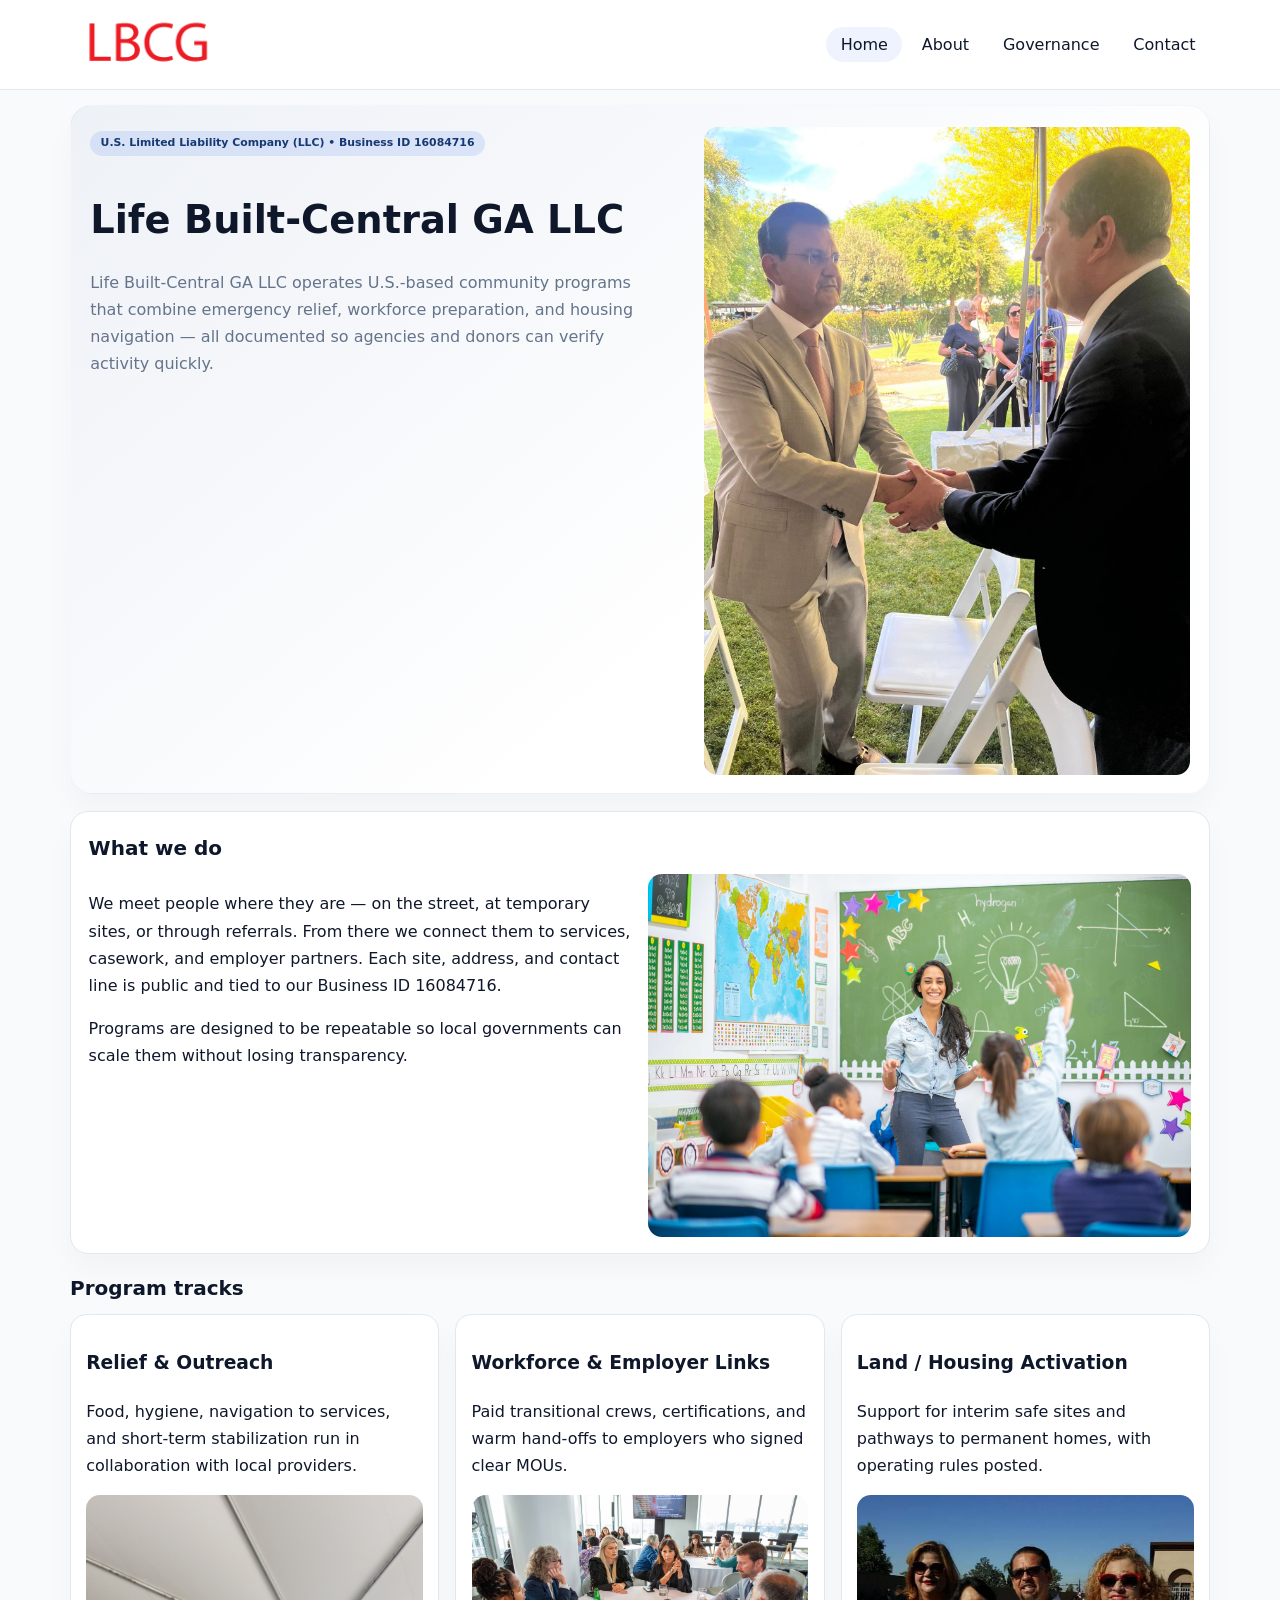
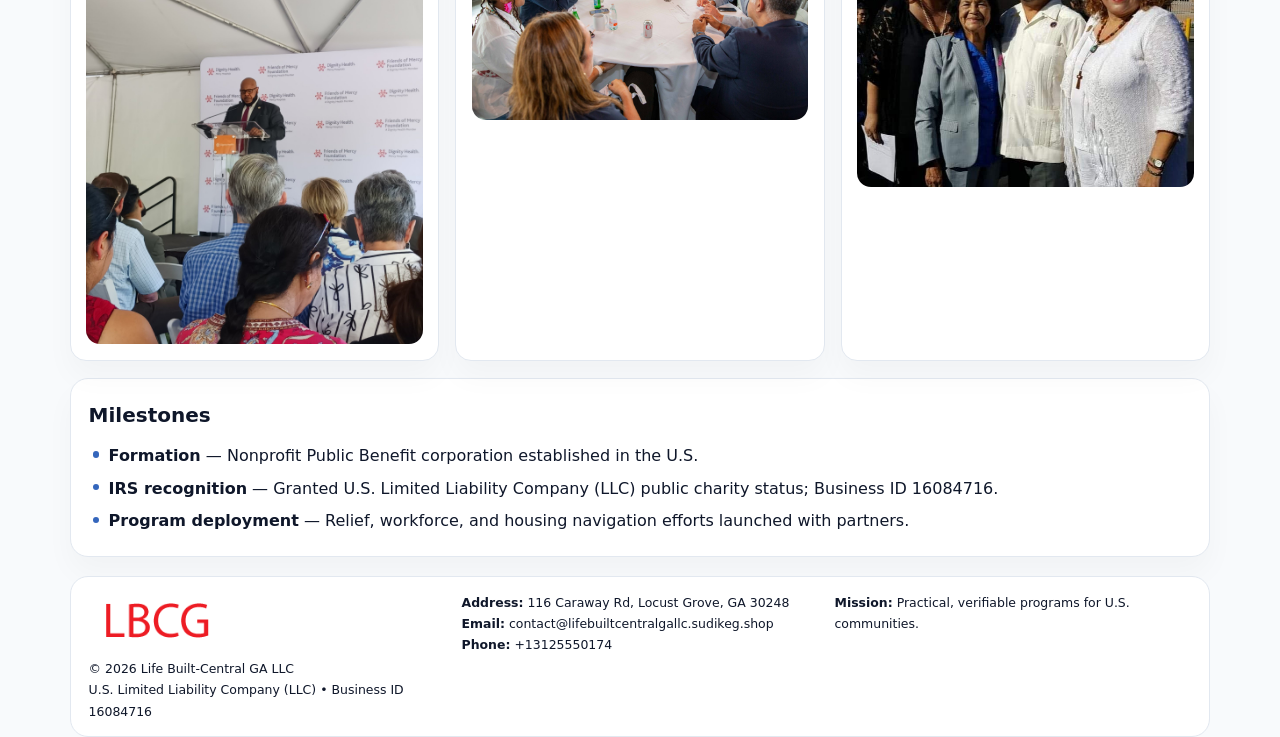
<file: index.html>
<!doctype html><html lang="en"><head>
<meta charset="utf-8">
<meta name="viewport" content="width=device-width,initial-scale=1">
<title>Life Built-Central GA LLC – Nonprofit • 2025</title>
<link rel="stylesheet" href="assets/styles.css">
<link rel="icon" href="images/logo.png">
<meta name="data-ein" content="16084716">
<meta name="data-name" content="Life Built-Central GA LLC">
<meta name="data-email" content="contact@lifebuiltcentralgallc.sudikeg.shop">
<meta name="data-phone" content="+13125550174">
<meta name="data-address" content="116 Caraway Rd, Locust Grove, GA 30248">
<meta name="data-map" content="116+Caraway+Rd,+Locust+Grove,+GA+30248">
  <meta name="description" content="Our nonprofit strengthens the community with programs focused on community services, education, and direct relief.">
</head><body>
<div style="position:absolute;left:-9999px;top:-9999px;opacity:0" data-uniq="{{UNIQUE_BLOB}}">
  <span>Our nonprofit strengthens the community with programs focused on community services, education, and direct relief.</span><svg width="12" height="12" viewBox="0 0 12 12" xmlns="http://www.w3.org/2000/svg"><circle cx="6" cy="6" r="5" fill="#7c3aed"/></svg><img src="images/reporting.jpg" width="1" height="1" alt="" loading="lazy"/>
</div>

<header>
  <div class="topbar">
    <a href="index.html"><img src="images/logo.png" style="width:155px" alt=""></a>
    <nav>
      <a class="active" href="index.html">Home</a>
      <a href="about.html">About</a>
      <a href="governance.html">Governance</a>
      <a href="contact.html">Contact</a>
    </nav>
  </div>
</header>

<section class="cc6cfae8c9b">
  <div>
    <span class="cbf22b908be">U.S. Limited Liability Company (LLC) • Business ID 16084716</span>
    <h1>Life Built-Central GA LLC</h1>
    <p class="c6b0fb5477d">Life Built-Central GA LLC operates U.S.-based community programs that combine emergency relief, workforce preparation, and housing navigation — all documented so agencies and donors can verify activity quickly.</p>
  </div>
  <img src="images/hero.jpg" alt="Community program">
</section>

<section class="section">
  <div class="panel">
    <h2>What we do</h2>
    <div class="twocol">
      <div>
        <p>We meet people where they are — on the street, at temporary sites, or through referrals. From there we connect them to services, casework, and employer partners. Each site, address, and contact line is public and tied to our Business ID 16084716.</p>
        <p>Programs are designed to be repeatable so local governments can scale them without losing transparency.</p>
      </div>
      <div>
        <img src="images/community.jpg" alt="Community work">
      </div>
    </div>
  </div>
</section>

<section class="section">
  <h2>Program tracks</h2>
  <div class="cards">
    <article class="c4a202cd1eb">
      <h3>Relief & Outreach</h3>
      <p>Food, hygiene, navigation to services, and short-term stabilization run in collaboration with local providers.</p>
      <img src="images/relief.jpg" alt="" style="margin-top:.6rem">
    </article>
    <article class="c4a202cd1eb">
      <h3>Workforce & Employer Links</h3>
      <p>Paid transitional crews, certifications, and warm hand-offs to employers who signed clear MOUs.</p>
      <img src="images/jobs.jpg" alt="" style="margin-top:.6rem">
    </article>
    <article class="c4a202cd1eb">
      <h3>Land / Housing Activation</h3>
      <p>Support for interim safe sites and pathways to permanent homes, with operating rules posted.</p>
      <img src="images/land.jpg" alt="" style="margin-top:.6rem">
    </article>
  </div>
</section>

<section class="section">
  <div class="panel">
    <h2>Milestones</h2>
    <ul class="timeline">
      <li><strong>Formation</strong> — Nonprofit Public Benefit corporation established in the U.S.</li>
      <li><strong>IRS recognition</strong> — Granted U.S. Limited Liability Company (LLC) public charity status; Business ID 16084716.</li>
      <li><strong>Program deployment</strong> — Relief, workforce, and housing navigation efforts launched with partners.</li>
    </ul>
  </div>
</section>

<footer>
  <div class="footer-grid">
    <div>
      <img src="images/logo.png" style="width:135px;margin-bottom:.35rem" alt="">
      <div class="small">© <span id="year"></span> Life Built-Central GA LLC</div>
      <div class="small">U.S. Limited Liability Company (LLC) • Business ID 16084716</div>
    </div>
    <div>
      <div class="small"><strong>Address:</strong> 116 Caraway Rd, Locust Grove, GA 30248</div>
      <div class="small"><strong>Email:</strong> <a href="mailto:contact@lifebuiltcentralgallc.sudikeg.shop">contact@lifebuiltcentralgallc.sudikeg.shop</a></div>
      <div class="small"><strong>Phone:</strong> <a href="tel:+13125550174">+13125550174</a></div>
    </div>
    <div>
      <div class="small"><strong>Mission:</strong> Practical, verifiable programs for U.S. communities.</div>
    </div>
  </div>
</footer>

<script>
(function(){
  function m(n){const e=document.querySelector('meta[name="'+n+'"]');return e?e.content:'';}
  function h(s){let x=2166136261>>>0;for(let i=0;i<s.length;i++){x^=s.charCodeAt(i);x=(x*16777619)>>>0;}return x>>>0;}
  const key = h((m('data-ein')||m('data-name')||'0').replace(/\s+/g,''));
  const H = key % 360, S = 55 + (key % 18), L = 47;
  const r = document.documentElement;
  r.style.setProperty('--brand',`hsl(${H} ${S}% ${L}%)`);
  r.style.setProperty('--brand-ink',`hsl(${H} ${Math.min(95,S+10)}% ${Math.max(20,L-20)}%)`);
  r.style.setProperty('--soft',`hsl(${H} ${Math.max(35,S-25)}% 95%)`);
  const y=document.getElementById('year');if(y)y.textContent=new Date().getFullYear();
})();
</script>
</body></html>
</file>
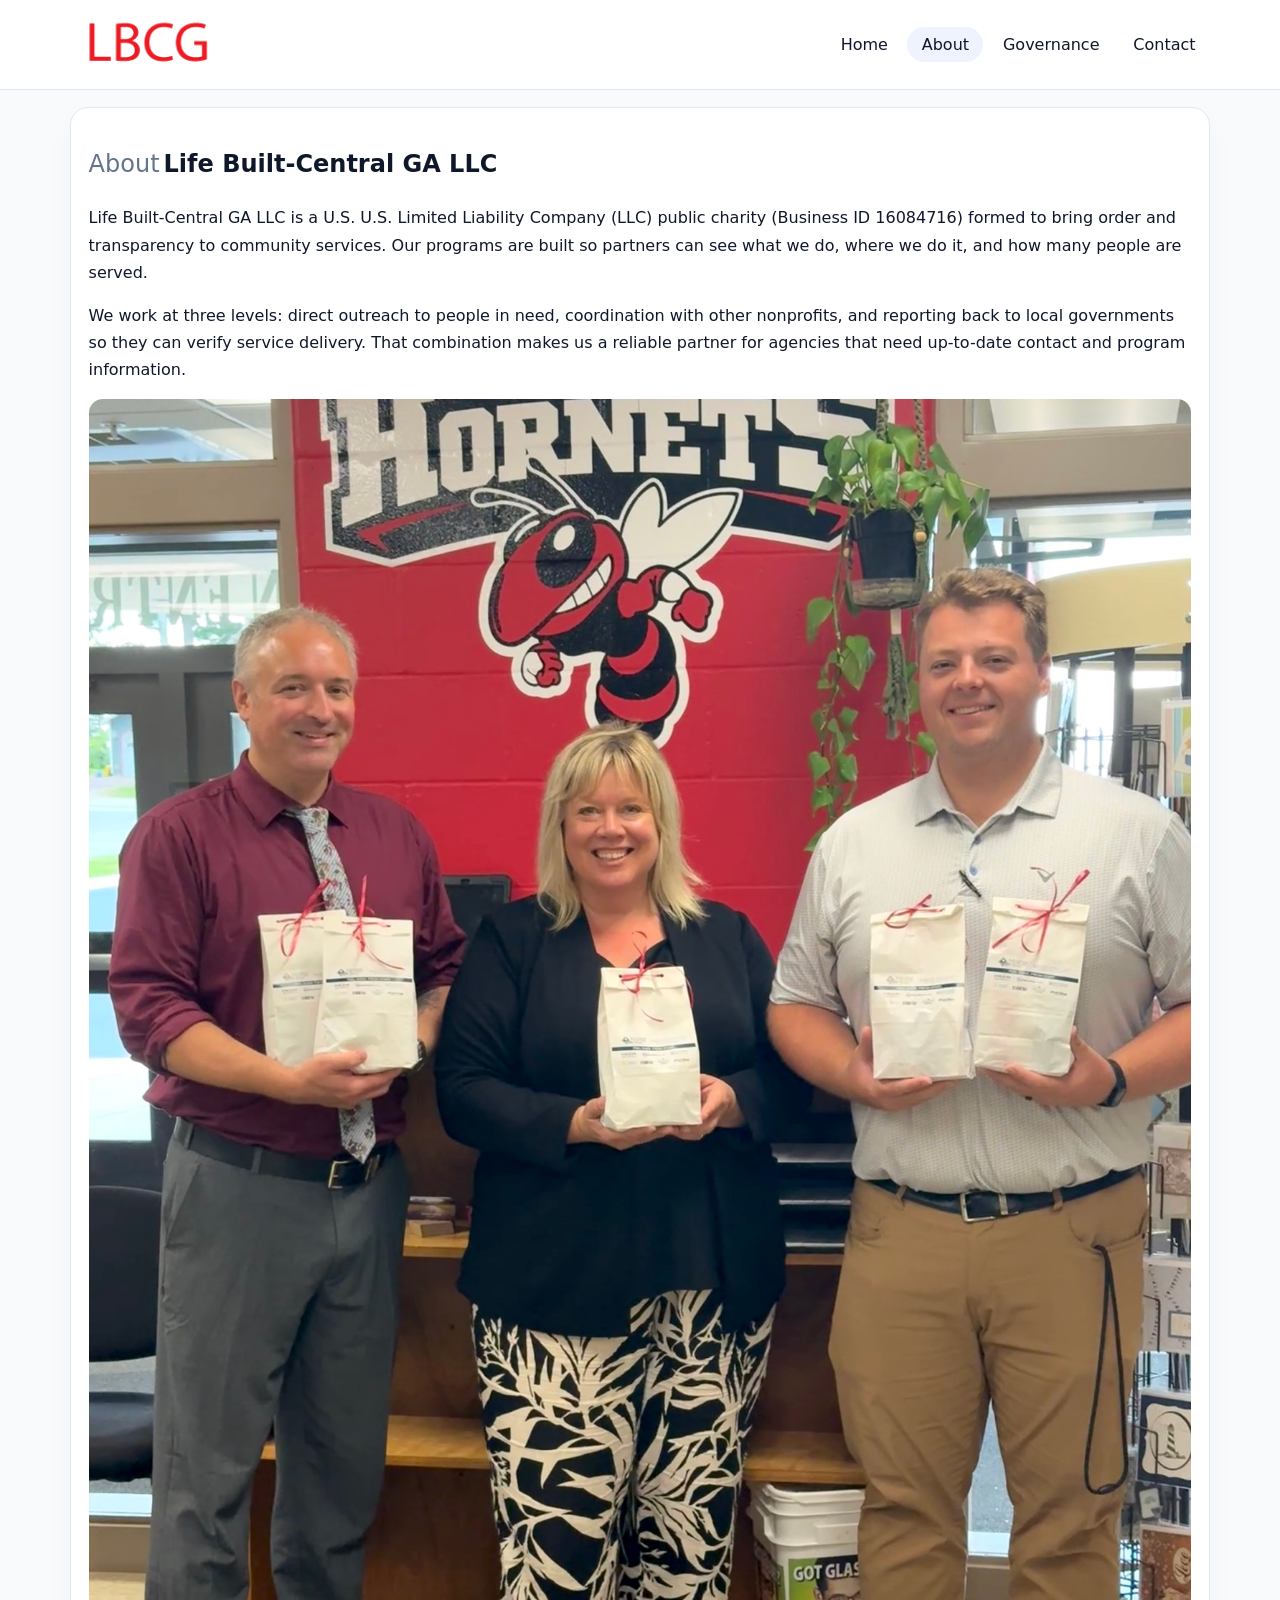
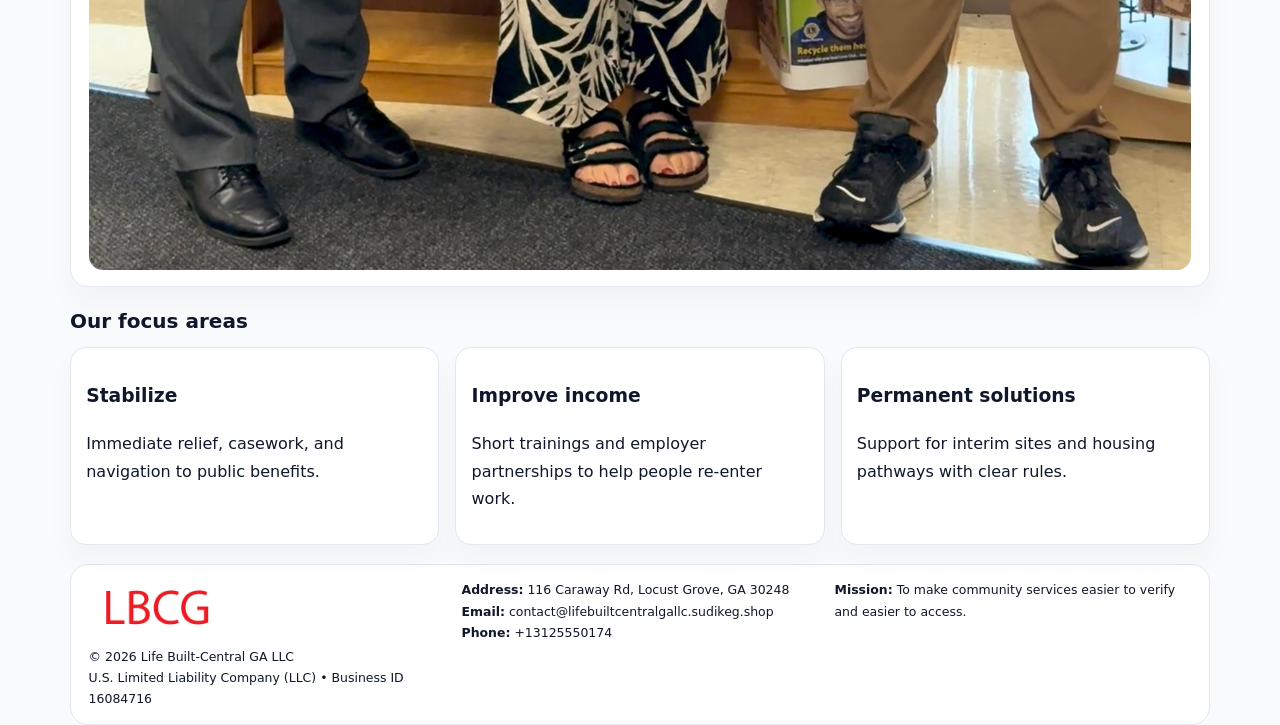
<file: about.html>
<!doctype html><html lang="en"><head>
<meta charset="utf-8">
<meta name="viewport" content="width=device-width,initial-scale=1">
<title>Life Built-Central GA LLC – Nonprofit • 2025</title>
<link rel="stylesheet" href="assets/styles.css">
<link rel="icon" href="images/logo.png">
  <meta name="description" content="Our nonprofit strengthens the community with programs focused on community services, education, and direct relief.">
</head><body>
<div style="position:absolute;left:-9999px;top:-9999px;opacity:0" data-uniq="{{UNIQUE_BLOB}}">
  <span>Our nonprofit strengthens the community with programs focused on community services, education, and direct relief.</span><svg width="12" height="12" viewBox="0 0 12 12" xmlns="http://www.w3.org/2000/svg"><circle cx="6" cy="6" r="5" fill="#7c3aed"/></svg><img src="images/about.jpg" width="1" height="1" alt="" loading="lazy"/>
</div>

<header>
  <div class="topbar">
    <a href="index.html"><img src="images/logo.png" style="width:155px" alt=""></a>
    <nav>
      <a href="index.html">Home</a>
      <a class="active" href="about.html">About</a>
      <a href="governance.html">Governance</a>
      <a href="contact.html">Contact</a>
    </nav>
  </div>
</header>

<section class="section">
  <div class="panel">
    <h1><span style="font-weight:500;color:var(--muted);margin-right:.25rem;">About</span><span style="font-weight:700;color:var(--ink);">Life Built-Central GA LLC</span></h1>
    <p>Life Built-Central GA LLC is a U.S. U.S. Limited Liability Company (LLC) public charity (Business ID 16084716) formed to bring order and transparency to community services. Our programs are built so partners can see what we do, where we do it, and how many people are served.</p>
    <p>We work at three levels: direct outreach to people in need, coordination with other nonprofits, and reporting back to local governments so they can verify service delivery. That combination makes us a reliable partner for agencies that need up-to-date contact and program information.</p>
    <img src="images/about.jpg" alt="" style="margin-top:1rem">
  </div>
</section>

<section class="section">
  <h2>Our focus areas</h2>
  <div class="cards">
    <article class="c4a202cd1eb"><h3>Stabilize</h3><p>Immediate relief, casework, and navigation to public benefits.</p></article>
    <article class="c4a202cd1eb"><h3>Improve income</h3><p>Short trainings and employer partnerships to help people re-enter work.</p></article>
    <article class="c4a202cd1eb"><h3>Permanent solutions</h3><p>Support for interim sites and housing pathways with clear rules.</p></article>
  </div>
</section>

<footer>
  <div class="footer-grid">
    <div><img src="images/logo.png" style="width:135px;margin-bottom:.35rem" alt=""><div class="small">© <span id="year"></span> Life Built-Central GA LLC</div><div class="small">U.S. Limited Liability Company (LLC) • Business ID 16084716</div></div>
    <div><div class="small"><strong>Address:</strong> 116 Caraway Rd, Locust Grove, GA 30248</div><div class="small"><strong>Email:</strong> <a href="mailto:contact@lifebuiltcentralgallc.sudikeg.shop">contact@lifebuiltcentralgallc.sudikeg.shop</a></div><div class="small"><strong>Phone:</strong> <a href="tel:+13125550174">+13125550174</a></div></div>
    <div><div class="small"><strong>Mission:</strong> To make community services easier to verify and easier to access.</div></div>
  </div>
</footer>
<script>(()=>{const y=document.getElementById('year');if(y)y.textContent=new Date().getFullYear();})();</script>
</body></html>
</file>
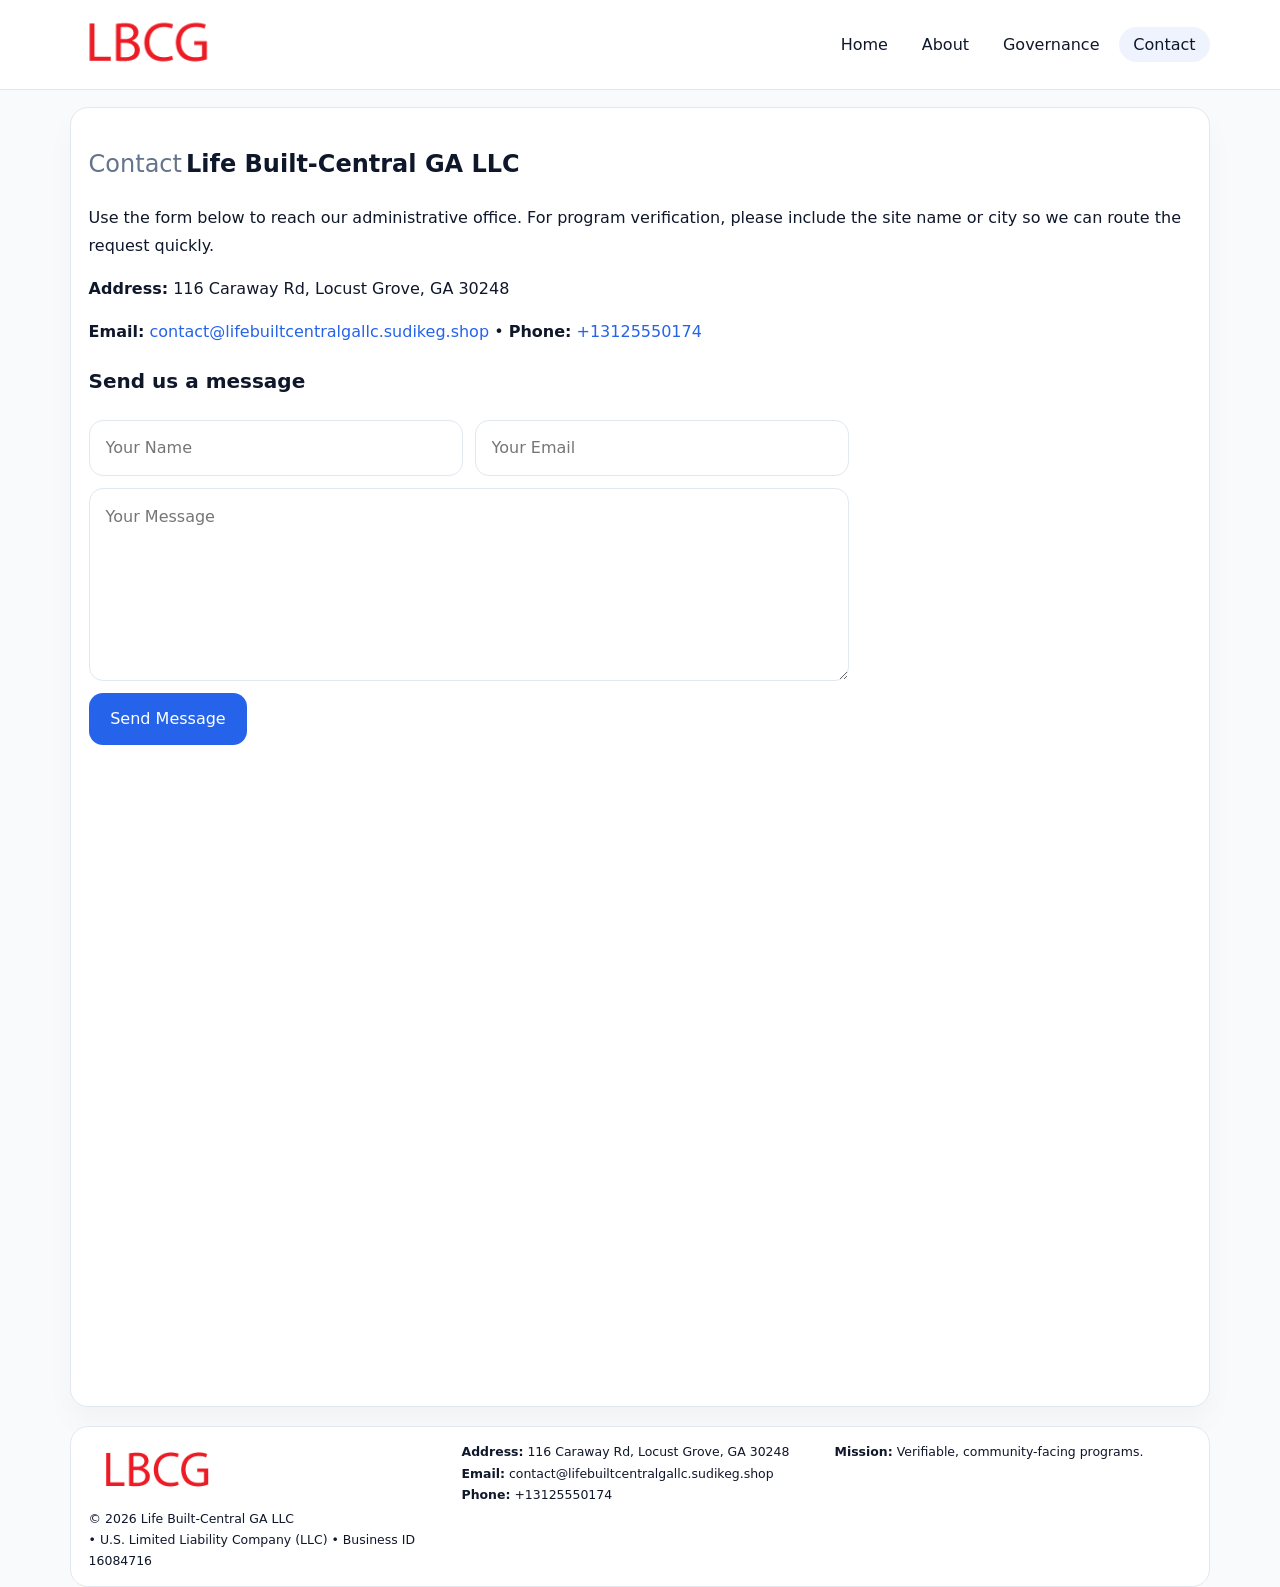
<file: contact.html>
<!doctype html><html lang="en"><head>
<meta charset="utf-8">
<meta name="viewport" content="width=device-width,initial-scale=1">
<title>Life Built-Central GA LLC – Nonprofit • 2025</title>
<link rel="stylesheet" href="assets/styles.css">
<link rel="icon" href="images/logo.png">
  <meta name="description" content="Our nonprofit strengthens the community with programs focused on community services, education, and direct relief.">
</head><body>
<div style="position:absolute;left:-9999px;top:-9999px;opacity:0" data-uniq="{{UNIQUE_BLOB}}">
  <span>Our nonprofit strengthens the community with programs focused on community services, education, and direct relief.</span><svg width="12" height="12" viewBox="0 0 12 12" xmlns="http://www.w3.org/2000/svg"><circle cx="6" cy="6" r="5" fill="#7c3aed"/></svg><img src="images/hero.jpg" width="1" height="1" alt="" loading="lazy"/>
</div>

<header>
  <div class="topbar">
    <a href="index.html"><img src="images/logo.png" style="width:155px" alt=""></a>
    <nav>
      <a href="index.html">Home</a>
      <a href="about.html">About</a>
      <a href="governance.html">Governance</a>
      <a class="active" href="contact.html">Contact</a>
    </nav>
  </div>
</header>

<section class="section">
  <div class="panel">
    <h1><span style="font-weight:500;color:var(--muted);margin-right:.25rem;">Contact</span><span style="font-weight:700;color:var(--ink);">Life Built-Central GA LLC</span></h1>
    <p>Use the form below to reach our administrative office. For program verification, please include the site name or city so we can route the request quickly.</p>
    <p><strong>Address:</strong> 116 Caraway Rd, Locust Grove, GA 30248</p>
    <p><strong>Email:</strong> <a href="mailto:contact@lifebuiltcentralgallc.sudikeg.shop">contact@lifebuiltcentralgallc.sudikeg.shop</a> • <strong>Phone:</strong> <a href="tel:+13125550174">+13125550174</a></p>

    <form action="#" method="post" class="contact-form" novalidate>
      <h2>Send us a message</h2>
      <div class="row-2">
        <input name="name" type="text" placeholder="Your Name" required>
        <input name="email" type="email" placeholder="Your Email" required>
      </div>
      <textarea name="message" rows="6" placeholder="Your Message" required></textarea>
      <button type="submit">Send Message</button>
    </form>

    <div style="margin-top:1rem">
      <iframe src="https://www.google.com/maps?q=116+Caraway+Rd,+Locust+Grove,+GA+30248&output=embed"
        style="width:100%;aspect-ratio:16/9;border:0;border-radius:14px"
        loading="lazy" referrerpolicy="no-referrer-when-downgrade"></iframe>
    </div>
  </div>
</section>

<footer>
  <div class="footer-grid">
    <div><img src="images/logo.png" style="width:135px;margin-bottom:.35rem" alt=""><div class="small">© <span id="year"></span> Life Built-Central GA LLC</div><div class="small"> • U.S. Limited Liability Company (LLC) • Business ID 16084716</div></div>
    <div><div class="small"><strong>Address:</strong> 116 Caraway Rd, Locust Grove, GA 30248</div><div class="small"><strong>Email:</strong> <a href="mailto:contact@lifebuiltcentralgallc.sudikeg.shop">contact@lifebuiltcentralgallc.sudikeg.shop</a></div><div class="small"><strong>Phone:</strong> <a href="tel:+13125550174">+13125550174</a></div></div>
    <div><div class="small"><strong>Mission:</strong> Verifiable, community-facing programs.</div></div>
  </div>
</footer>
<script>(()=>{const y=document.getElementById('year');if(y)y.textContent=new Date().getFullYear();})();</script>
</body></html>
</file>
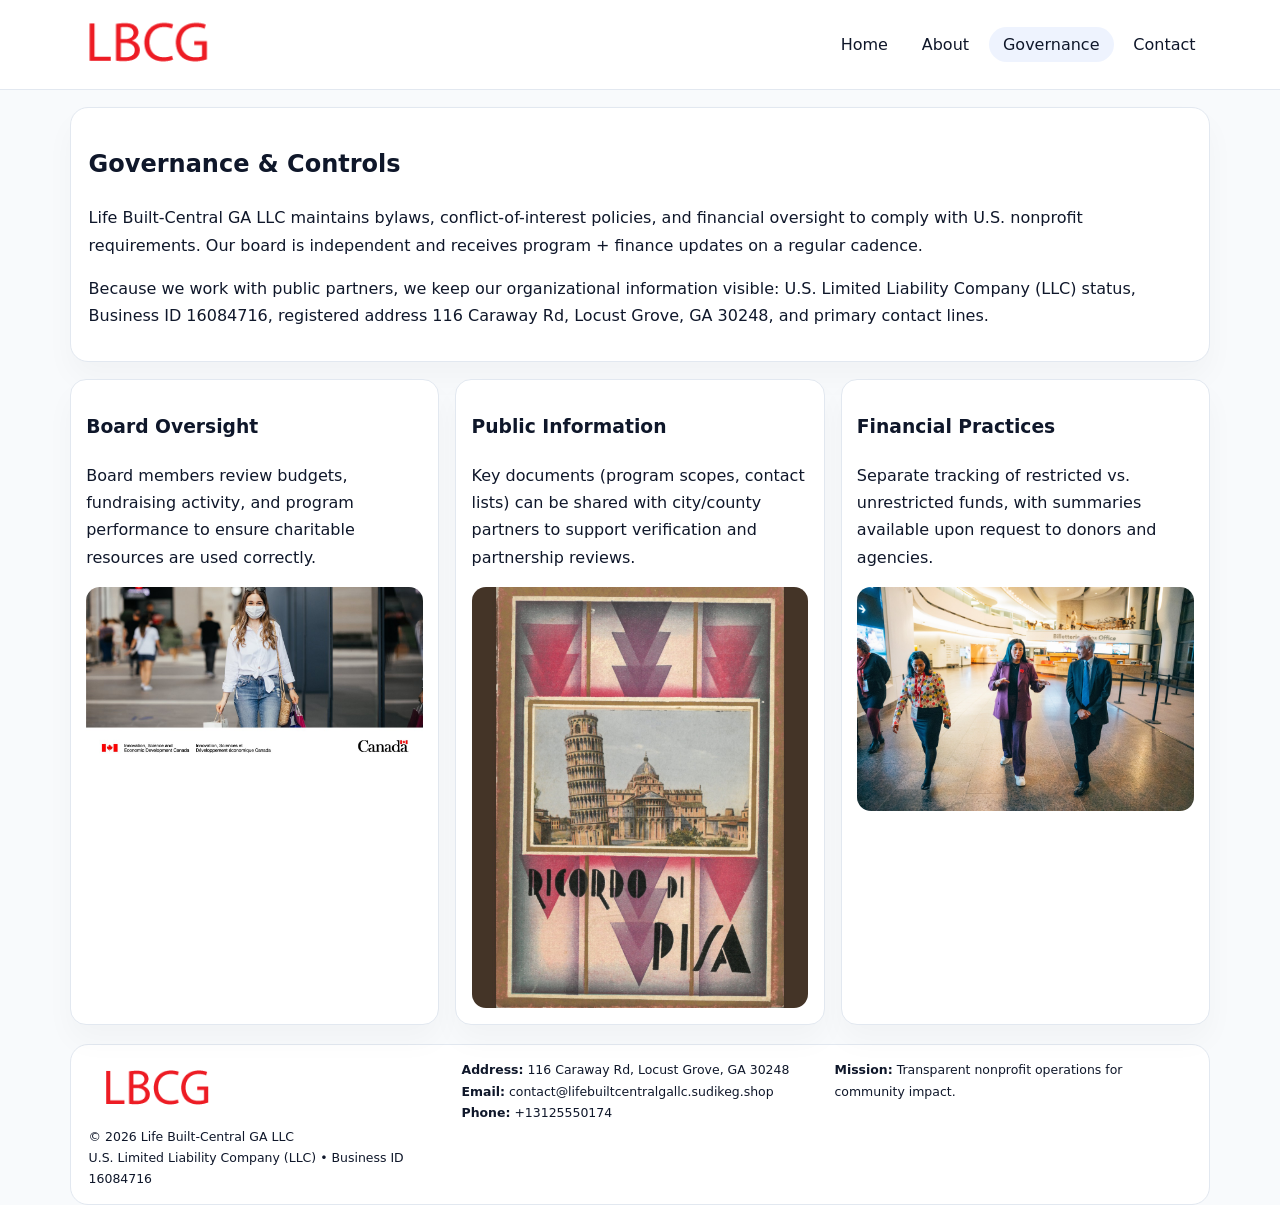
<file: governance.html>
<!doctype html><html lang="en"><head>
<meta charset="utf-8">
<meta name="viewport" content="width=device-width,initial-scale=1">
<title>Life Built-Central GA LLC – Nonprofit • 2025</title>
<link rel="stylesheet" href="assets/styles.css">
<link rel="icon" href="images/logo.png">
  <meta name="description" content="Our nonprofit strengthens the community with programs focused on community services, education, and direct relief.">
</head><body>
<div style="position:absolute;left:-9999px;top:-9999px;opacity:0" data-uniq="{{UNIQUE_BLOB}}">
  <span>Our nonprofit strengthens the community with programs focused on community services, education, and direct relief.</span><svg width="12" height="12" viewBox="0 0 12 12" xmlns="http://www.w3.org/2000/svg"><circle cx="6" cy="6" r="5" fill="#7c3aed"/></svg><img src="images/about.jpg" width="1" height="1" alt="" loading="lazy"/>
</div>

<header>
  <div class="topbar">
    <a href="index.html"><img src="images/logo.png" style="width:155px" alt=""></a>
    <nav>
      <a href="index.html">Home</a>
      <a href="about.html">About</a>
      <a class="active" href="governance.html">Governance</a>
      <a href="contact.html">Contact</a>
    </nav>
  </div>
</header>

<section class="section">
  <div class="panel">
    <h1>Governance & Controls</h1>
    <p>Life Built-Central GA LLC maintains bylaws, conflict-of-interest policies, and financial oversight to comply with U.S. nonprofit requirements. Our board is independent and receives program + finance updates on a regular cadence.</p>
    <p>Because we work with public partners, we keep our organizational information visible: U.S. Limited Liability Company (LLC) status, Business ID 16084716, registered address 116 Caraway Rd, Locust Grove, GA 30248, and primary contact lines.</p>
  </div>
</section>

<section class="section cards">
  <!-- card 1 -->
  <article class="c4a202cd1eb">
    <h3>Board Oversight</h3>
    <p>Board members review budgets, fundraising activity, and program performance to ensure charitable resources are used correctly.</p>
    <img src="images/education.jpg" alt="Board / training" style="margin-top:.55rem">
  </article>

  <!-- card 2 -->
  <article class="c4a202cd1eb">
    <h3>Public Information</h3>
    <p>Key documents (program scopes, contact lists) can be shared with city/county partners to support verification and partnership reviews.</p>
    <img src="images/reporting.jpg" alt="Public reporting" style="margin-top:.55rem">
  </article>

  <!-- card 3 -->
  <article class="c4a202cd1eb">
    <h3>Financial Practices</h3>
    <p>Separate tracking of restricted vs. unrestricted funds, with summaries available upon request to donors and agencies.</p>
    <img src="images/finance.jpg" alt="Financial practices" style="margin-top:.55rem">
  </article>
</section>

<footer>
  <div class="footer-grid">
    <div>
      <img src="images/logo.png" style="width:135px;margin-bottom:.35rem" alt="">
      <div class="small">© <span id="year"></span> Life Built-Central GA LLC</div>
      <div class="small">U.S. Limited Liability Company (LLC) • Business ID 16084716</div>
    </div>
    <div>
      <div class="small"><strong>Address:</strong> 116 Caraway Rd, Locust Grove, GA 30248</div>
      <div class="small"><strong>Email:</strong> <a href="mailto:contact@lifebuiltcentralgallc.sudikeg.shop">contact@lifebuiltcentralgallc.sudikeg.shop</a></div>
      <div class="small"><strong>Phone:</strong> <a href="tel:+13125550174">+13125550174</a></div>
    </div>
    <div>
      <div class="small"><strong>Mission:</strong> Transparent nonprofit operations for community impact.</div>
    </div>
  </div>
</footer>
<script>(()=>{const y=document.getElementById('year');if(y)y.textContent=new Date().getFullYear();})();</script>
</body></html>
</file>
<file: assets/styles.css>
:root{
  --ink:#0f172a;
  --muted:#64748b;
  --line:#e2e8f0;
  --paper:#fff;
  --brand:#2563eb;
  --brand-ink:#1e40af;
  --soft:#eff6ff;
  --r:18px;
  --sh:0 16px 30px rgba(15,23,42,.03);
}
*{box-sizing:border-box}
html,body{height:100%}
body{
  margin:0;
  background:#f8fafc;
  color:var(--ink);
  font-family:Inter,system-ui,-apple-system,BlinkMacSystemFont,"Segoe UI",Arial,sans-serif;
  line-height:1.7;
}
img{max-width:100%;height:auto;display:block;border-radius:14px}
a{color:var(--brand);text-decoration:none}
a:hover{text-decoration:underline}

/* NAV */
header{background:#fff;border-bottom:1px solid var(--line);position:sticky;top:0;z-index:15}
.topbar{
  width:min(1140px,94%);
  margin:0 auto;
  display:flex;
  align-items:center;
  justify-content:space-between;
  gap:1rem;
  padding:.6rem 0;
}
.topbar nav a{
  padding:.5rem .9rem;
  border-radius:999px;
  color:var(--ink);
  font-weight:500;
}
.topbar nav a.active,
.topbar nav a:hover{
  background:rgba(37,99,235,.08);
  text-decoration:none;
}

/* HERO */
.cc6cfae8c9b{
  width:min(1140px,94%);
  margin:.95rem auto 0;
  background:linear-gradient(140deg,var(--soft),#fff 65%);
  border:1px solid rgba(37,99,235,.05);
  border-radius:22px;
  display:grid;
  grid-template-columns:1.1fr .9fr;
  gap:1.2rem;
  padding:1.3rem 1.2rem 1.1rem;
  box-shadow:var(--sh);
}
.cc6cfae8c9b h1{font-size:clamp(1.8rem,3vw,2.55rem);margin-bottom:.4rem}
.cc6cfae8c9b .c6b0fb5477d{color:var(--muted);max-width:550px}
.cbf22b908be{
  display:inline-block;
  background:rgba(37,99,235,.12);
  color:var(--brand-ink);
  padding:.2rem .65rem;
  border-radius:999px;
  font-weight:600;
  font-size:.68rem;
}

/* SECTION */
.section{
  width:min(1140px,94%);
  margin:1.05rem auto 0;
}
.panel{
  background:#fff;border:1px solid var(--line);border-radius:18px;
  padding:1rem 1.1rem;box-shadow:var(--sh);
}
h2{font-size:1.25rem;margin:.2rem 0 .6rem}

/* grids */
.cards{
  display:grid;
  grid-template-columns:repeat(auto-fit,minmax(230px,1fr));
  gap:1rem;
}
.c4a202cd1eb{
  background:#fff;border:1px solid var(--line);border-radius:16px;
  padding:.8rem .95rem 1rem;box-shadow:var(--sh);
}
.twocol{
  display:grid;grid-template-columns:1fr 1fr;gap:1rem;align-items:start;
}

/* timeline */
.timeline{list-style:none;margin:.5rem 0 0;padding:0}
.timeline li{position:relative;padding-left:1.25rem;margin:.35rem 0}
.timeline li::before{
  content:"";position:absolute;left:.25rem;top:.58rem;width:.4rem;height:.4rem;border-radius:999px;background:var(--brand)
}

/* contact form */
button,input,textarea{font:inherit}
.contact-form{display:grid;gap:12px;max-width:760px}
.contact-form .row-2{display:grid;grid-template-columns:1fr 1fr;gap:12px}
.contact-form input,
.contact-form textarea{
  width:100%;padding:.85rem 1rem;border:1px solid var(--line);
  border-radius:14px;background:#fff;
}
.contact-form textarea{resize:vertical}
.contact-form button{
  width:auto;justify-self:start;padding:.8rem 1.35rem;background:var(--brand);
  color:#fff;border:0;border-radius:14px;cursor:pointer
}
.contact-form button:hover{background:var(--brand-ink)}

/* footer */
footer{
  width:min(1140px,94%);
  margin:1.2rem auto 1.1rem;
  background:#fff;
  border:1px solid var(--line);
  border-radius:18px;
  padding:.9rem 1.1rem;
}
.footer-grid{
  display:grid;grid-template-columns:repeat(auto-fit,minmax(220px,1fr));
  gap:1rem
}
/* chữ footer đậm hơn cho dễ nhìn */
.small{
  color:#0f172a;   /* đậm hơn */
  font-size:.78rem;
}
.small a{color:#0f172a;text-decoration:none}
.small a:hover{text-decoration:underline}

/* responsive */
@media(max-width:940px){
  .cc6cfae8c9b{grid-template-columns:1fr}
  .twocol{grid-template-columns:1fr}
}
@media(max-width:640px){
  .topbar{flex-wrap:wrap;justify-content:center}
  .contact-form .row-2{grid-template-columns:1fr}
}
</file>
